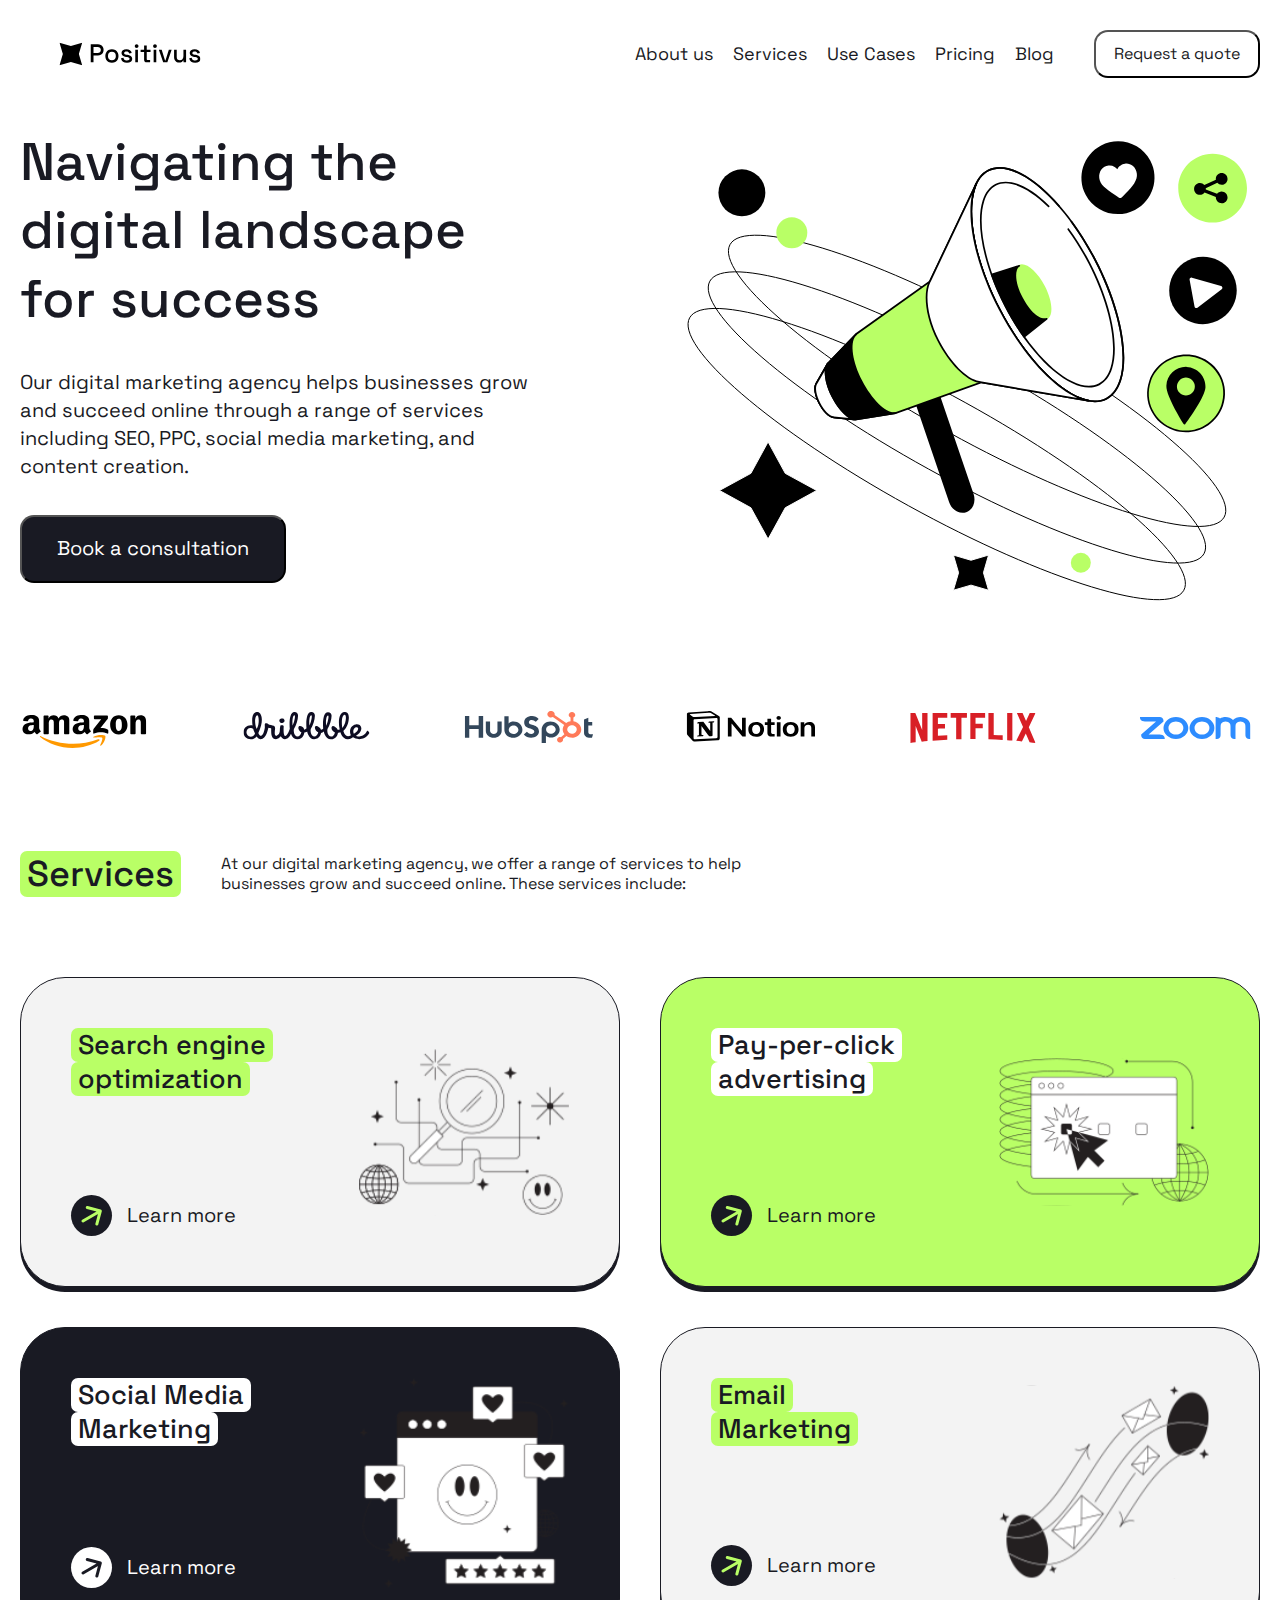
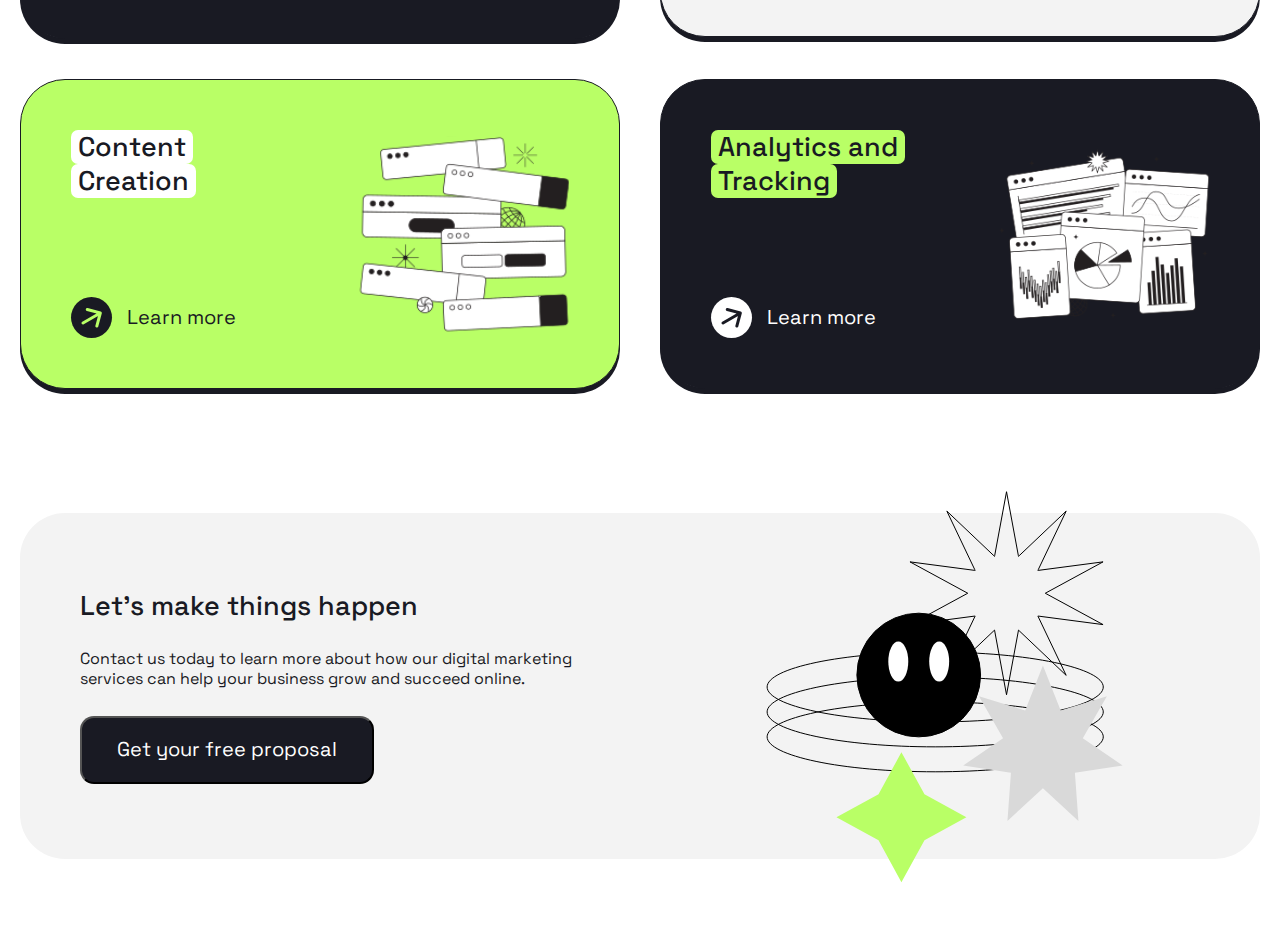
<file: intex.html>
<!doctype html>
<html lang="en">
<head>
  <meta charset="UTF-8">
  <meta name="viewport"
        content="width=device-width, user-scalable=no, initial-scale=1.0, maximum-scale=1.0, minimum-scale=1.0">
  <meta http-equiv="X-UA-Compatible" content="ie=edge">
  <link rel="stylesheet" href="./positivus/styles/styles.css">
  <title>Positivus</title>
</head>
<body>
  <header class="header">
    <div class="header__inner container">
      <a class="header__logo logo" href="#">
        <img
          class="logo__image"
          src="./positivus/images/logo.svg"
          alt="Positivus"
          width="220" height="36" loading="lazy"
        />
      </a>
      <nav class="header__menu hidden-mobile">
        <ul class="header__menu-list">
          <li class="header__menu-item">
            <a class="header__menu-link" href="#">About us</a>
          </li>
          <li class="header__menu-item">
            <a class="header__menu-link" href="#">Services</a>
          </li>
          <li class="header__menu-item">
            <a class="header__menu-link" href="#">Use Cases</a>
          </li>
          <li class="header__menu-item">
            <a class="header__menu-link" href="#">Pricing</a>
          </li>
          <li class="header__menu-item">
            <a class="header__menu-link" href="#">Blog</a>
          </li>
        </ul>
      </nav>
      <button
        class="header__button button button--transparent hidden-mobile"
        type="button"
      >
        Request a quote
      </button>
      <button
        class="header__burger-button burger-button visible-mobile"
        type="button"
        onclick="mobileOverlay.showModal()"
      >
        <span class="visually-hidden">Open navigation menu</span>
      </button>
    </div>
  </header>

  <main class="content">
    <section class="section container">
      <div class="section__body">
        <div class="hero">
          <div class="hero__main">
            <div class="hero__body">
              <h1 class="hero__title">
                Navigating the digital landscape for success
              </h1>
              <div class="hero__description">
                <p>Our digital marketing agency helps businesses grow and succeed online through a range of services including SEO, PPC, social media marketing, and content creation.</p>
              </div>
              <button 
                class="hero__button button"
                type="button"
              >
                Book a consultation
              </button>
            </div>
            <img 
              src="./positivus/images/hero-bg.svg"
              alt="" 
              class="hero__image"
              width="600" height="515" loading="lazy"> 
          </div>
          <div class="hero__partners">
            <h2 class="visually-hidden">Our partners</h2>
            <ul class="hero__partners-list">
              <li class="hero__partners-item">
                <img 
                  src="./positivus/images/amazon.svg"
                  alt="amazon"
                  class="hero__partners-image"
                  width="130" height="48" loading="lazy"
                  >
              
              </li>
              <li class="hero__partners-item">
                <img 
                  src="./positivus/images/dribbble.svg"
                  alt="dribbble"
                  class="hero__partners-image"
                  width="130" height="48" loading="lazy"
                  >
              
              </li>
              <li class="hero__partners-item">
                <img 
                  src="./positivus/images/HubSpot.svg"
                  alt="HubSpot"
                  class="hero__partners-image"
                  width="130" height="48" loading="lazy"
                  >
              
              </li>
              <li class="hero__partners-item">
                <img 
                  src="./positivus/images/Notion.svg"
                  alt="Notion"
                  class="hero__partners-image"
                  width="130" height="48" loading="lazy"
                  >
              
              </li>
              <li class="hero__partners-item">
                <img 
                  src="./positivus/images/NETFLIX.svg"
                  alt="NETFLIX"
                  class="hero__partners-image"
                  width="130" height="48" loading="lazy"
                  >
              
              </li>
              <li class="hero__partners-item">
                <img 
                  src="./positivus/images/zoom.svg"
                  alt="zoom"
                  class="hero__partners-image"
                  width="130" height="48" loading="lazy"
                  >
          
              </li>
            </ul>
          </div>
        </div>
      </div>  
    </section>

    <section class="section container">
      <header class="section__header">
        <h2 class="section__title puddlee-bg">Services</h2>
        <div class="section__description">
          <p>At our digital marketing agency, we offer a range of services to help businesses grow and succeed online. These services include:</p>
        </div>
      </header>
      <div class="section__body">
        <div class="services">
          <ul class="services__list grid grid--2">
            <li class="services__item">
              <article class="service-card">
                <div class="service-card__body">
                  <h3 class="service-card__title">
                    <span class="puddlee-bg">Search engine</span>
                    <span class="puddlee-bg">optimization</span>
                  </h3>
                  <a href="#" class="service-card__link">
                    <span class="service-card__link-icon-wrapper">
                      <svg  width="21" height="20" viewBox="0 0 21 20" fill="none">
                        <path d="M1.25 13.701C0.532561 14.1152 0.286748 15.0326 0.700962 15.75C1.11518 16.4674 2.03256 16.7133 2.75 16.299L1.25 13.701ZM20.7694 5.38823C20.9838 4.58803 20.5089 3.76552 19.7087 3.55111L6.66874 0.0570541C5.86854 -0.157359 5.04603 0.317515 4.83162 1.11771C4.61721 1.91791 5.09208 2.74042 5.89228 2.95483L17.4834 6.06066L14.3776 17.6518C14.1631 18.452 14.638 19.2745 15.4382 19.4889C16.2384 19.7033 17.0609 19.2284 17.2753 18.4282L20.7694 5.38823ZM2.75 16.299L20.0705 6.29904L18.5705 3.70096L1.25 13.701L2.75 16.299Z" fill="#B9FF66"/>
                      </svg>
                    </span>
                    <span class="service-card__link-label">Learn more</span>
                  </a>
                </div>
                <img 
                  src="./positivus/images/services/1.svg"
                  alt=""
                  class="service-card__image"
                  width="210" height="170" loading="lazy"  
                >
              </article>
            </li>
            <li class="services__item">
              <article class="service-card service-card--accent-bg">
                <div class="service-card__body">
                  <h3 class="service-card__title">
                    <span class="puddlee-bg puddlee-bg--light">Pay-per-click</span>
                    <span class="puddlee-bg puddlee-bg--light">advertising</span>
                  </h3>
                  <a href="#" class="service-card__link service-card__link">
                    <span class="service-card__link-icon-wrapper">
                      <svg  width="21" height="20" viewBox="0 0 21 20" fill="none">
                        <path d="M1.25 13.701C0.532561 14.1152 0.286748 15.0326 0.700962 15.75C1.11518 16.4674 2.03256 16.7133 2.75 16.299L1.25 13.701ZM20.7694 5.38823C20.9838 4.58803 20.5089 3.76552 19.7087 3.55111L6.66874 0.0570541C5.86854 -0.157359 5.04603 0.317515 4.83162 1.11771C4.61721 1.91791 5.09208 2.74042 5.89228 2.95483L17.4834 6.06066L14.3776 17.6518C14.1631 18.452 14.638 19.2745 15.4382 19.4889C16.2384 19.7033 17.0609 19.2284 17.2753 18.4282L20.7694 5.38823ZM2.75 16.299L20.0705 6.29904L18.5705 3.70096L1.25 13.701L2.75 16.299Z" fill="#B9FF66"/>
                      </svg>
                    </span>
                    <span class="service-card__link-label">Learn more</span>
                  </a>
                </div>
                <img 
                  src="./positivus/images/services/2.svg"
                  alt=""
                  class="service-card__image"
                  width="210" height="170" loading="lazy"  
                >
              </article>
            </li>
            <li class="services__item">
              <article class="service-card service-card--dark-bg">
                <div class="service-card__body">
                  <h3 class="service-card__title">
                    <span class="puddlee-bg puddlee-bg--light">Social Media</span>
                    <span class="puddlee-bg puddlee-bg--light">Marketing</span>
                  </h3>
                  <a href="#" class="service-card__link service-card__link--light">
                    <span class="service-card__link-icon-wrapper">
                      <svg  width="21" height="20" viewBox="0 0 21 20" fill="none">
                        <path d="M1.25 13.701C0.532561 14.1152 0.286748 15.0326 0.700962 15.75C1.11518 16.4674 2.03256 16.7133 2.75 16.299L1.25 13.701ZM20.7694 5.38823C20.9838 4.58803 20.5089 3.76552 19.7087 3.55111L6.66874 0.0570541C5.86854 -0.157359 5.04603 0.317515 4.83162 1.11771C4.61721 1.91791 5.09208 2.74042 5.89228 2.95483L17.4834 6.06066L14.3776 17.6518C14.1631 18.452 14.638 19.2745 15.4382 19.4889C16.2384 19.7033 17.0609 19.2284 17.2753 18.4282L20.7694 5.38823ZM2.75 16.299L20.0705 6.29904L18.5705 3.70096L1.25 13.701L2.75 16.299Z" fill="#B9FF66"/>
                      </svg>
                    </span>
                    <span class="service-card__link-label">Learn more</span>
                  </a>
                </div>
                <img 
                  src="./positivus/images/services/3.svg"
                  alt=""
                  class="service-card__image"
                  width="210" height="170" loading="lazy"  
                >
              </article>
            </li>
            <li class="services__item">
              <article class="service-card">
                <div class="service-card__body">
                  <h3 class="service-card__title">
                    <span class="puddlee-bg">Email</span>
                    <span class="puddlee-bg">Marketing</span>
                  </h3>
                  <a href="#" class="service-card__link">
                    <span class="service-card__link-icon-wrapper">
                      <svg  width="21" height="20" viewBox="0 0 21 20" fill="none">
                        <path d="M1.25 13.701C0.532561 14.1152 0.286748 15.0326 0.700962 15.75C1.11518 16.4674 2.03256 16.7133 2.75 16.299L1.25 13.701ZM20.7694 5.38823C20.9838 4.58803 20.5089 3.76552 19.7087 3.55111L6.66874 0.0570541C5.86854 -0.157359 5.04603 0.317515 4.83162 1.11771C4.61721 1.91791 5.09208 2.74042 5.89228 2.95483L17.4834 6.06066L14.3776 17.6518C14.1631 18.452 14.638 19.2745 15.4382 19.4889C16.2384 19.7033 17.0609 19.2284 17.2753 18.4282L20.7694 5.38823ZM2.75 16.299L20.0705 6.29904L18.5705 3.70096L1.25 13.701L2.75 16.299Z" fill="#B9FF66"/>
                      </svg>
                    </span>
                    <span class="service-card__link-label">Learn more</span>
                  </a>
                </div>
                <img 
                  src="./positivus/images/services/4.svg"
                  alt=""
                  class="service-card__image"
                  width="210" height="170" loading="lazy"  
                >
              </article>
            </li>
            <li class="services__item">
              <article class="service-card service-card--accent-bg">
                <div class="service-card__body">
                  <h3 class="service-card__title">
                    <span class="puddlee-bg puddlee-bg--light">Content</span>
                    <span class="puddlee-bg puddlee-bg--light">Creation</span>
                  </h3>
                  <a href="#" class="service-card__link">
                    <span class="service-card__link-icon-wrapper">
                      <svg  width="21" height="20" viewBox="0 0 21 20" fill="none">
                        <path d="M1.25 13.701C0.532561 14.1152 0.286748 15.0326 0.700962 15.75C1.11518 16.4674 2.03256 16.7133 2.75 16.299L1.25 13.701ZM20.7694 5.38823C20.9838 4.58803 20.5089 3.76552 19.7087 3.55111L6.66874 0.0570541C5.86854 -0.157359 5.04603 0.317515 4.83162 1.11771C4.61721 1.91791 5.09208 2.74042 5.89228 2.95483L17.4834 6.06066L14.3776 17.6518C14.1631 18.452 14.638 19.2745 15.4382 19.4889C16.2384 19.7033 17.0609 19.2284 17.2753 18.4282L20.7694 5.38823ZM2.75 16.299L20.0705 6.29904L18.5705 3.70096L1.25 13.701L2.75 16.299Z" fill="#B9FF66"/>
                      </svg>
                    </span>
                    <span class="service-card__link-label">Learn more</span>
                  </a>
                </div>
                <img 
                  src="./positivus/images/services/5.svg"
                  alt=""
                  class="service-card__image"
                  width="210" height="170" loading="lazy"  
                >
              </article>
            </li>
            <li class="services__item">
              <article class="service-card service-card--dark-bg">
                <div class="service-card__body">
                  <h3 class="service-card__title">
                    <span class="puddlee-bg">Analytics and</span>
                    <span class="puddlee-bg">Tracking</span>
                  </h3>
                  <a href="#" class="service-card__link service-card__link--light">
                    <span class="service-card__link-icon-wrapper">
                      <svg  width="21" height="20" viewBox="0 0 21 20" fill="none">
                        <path d="M1.25 13.701C0.532561 14.1152 0.286748 15.0326 0.700962 15.75C1.11518 16.4674 2.03256 16.7133 2.75 16.299L1.25 13.701ZM20.7694 5.38823C20.9838 4.58803 20.5089 3.76552 19.7087 3.55111L6.66874 0.0570541C5.86854 -0.157359 5.04603 0.317515 4.83162 1.11771C4.61721 1.91791 5.09208 2.74042 5.89228 2.95483L17.4834 6.06066L14.3776 17.6518C14.1631 18.452 14.638 19.2745 15.4382 19.4889C16.2384 19.7033 17.0609 19.2284 17.2753 18.4282L20.7694 5.38823ZM2.75 16.299L20.0705 6.29904L18.5705 3.70096L1.25 13.701L2.75 16.299Z" fill="#B9FF66"/>
                      </svg>
                    </span>
                    <span class="service-card__link-label">Learn more</span>
                  </a>
                </div>
                <img 
                  src="./positivus/images/services/6.svg"
                  alt=""
                  class="service-card__image"
                  width="210" height="170" loading="lazy"  
                >
              </article>
            </li>
          </ul>
          <div class="services__banner banner">
            <div class="banner__inner">
              <div class="banner__body">
                <h3 class="banner__title">Let’s make things happen</h3>
                <div class="banner__description">
                  <p>Contact us today to learn more about how our digital marketing services can help your business grow and succeed online.</p>
                </div>
                <button 
                  class="banner__button button"
                  type="button"
                >
                  Get your free proposal
                </button>
              </div>
              <img 
                src="./positivus/images/banner-bg.svg" 
                alt="" 
                class="banner__image hidden-mobile"
                width="494" height="394" loading="lazy">
            </div>
          </div>
        </div>
      </div>
    </section>



  </main>



  <dialog class="mobile-overlay visible-mobile" id="mobileOverlay">
    <form class="mobile-overlay__close-button-wrapper" method="dialog">
      <button
        class="mobile-overlay__close-button cross-button"
        type="submit"
      >
        <span class="visually-hidden">Close navigation menu</span>
      </button>
    </form>
    <div class="mobile-overlay__body">
      <ul class="mobile-overlay__list">
        <li class="mobile-overlay__item">
          <a class="mobile-overlay__link" href="#">About us</a>
        </li>
        <li class="mobile-overlay__item">
          <a class="mobile-overlay__link" href="#">Services</a>
        </li>
        <li class="mobile-overlay__item">
          <a class="mobile-overlay__link" href="#">Use Cases</a>
        </li>
        <li class="mobile-overlay__item">
          <a class="mobile-overlay__link" href="#">Pricing</a>
        </li>
        <li class="mobile-overlay__item">
          <a class="mobile-overlay__link" href="#">Blog</a>
        </li>
      </ul>
    </div>
  </dialog>

</body>
</html>
</file>
<file: positivus/styles/styles.css>
@charset "UTF-8";
/**
  Нормализация блочной модели
 */
*,
*::before,
*::after {
  box-sizing: border-box;
}

/**
  Убираем внутренние отступы слева тегам списков,
  у которых есть атрибут class
 */
:where(ul, ol):where([class]) {
  padding-left: 0;
}

/**
  Убираем внешние отступы body и двум другим тегам,
  у которых есть атрибут class
 */
body,
:where(blockquote, figure):where([class]) {
  margin: 0;
}

/**
  Убираем внешние отступы вертикали нужным тегам,
  у которых есть атрибут class
 */
:where(h1,
h2,
h3,
h4,
h5,
h6,
p,
ul,
ol,
dl):where([class]) {
  margin-block: 0;
}

:where(dd[class]) {
  margin-left: 0;
}

:where(fieldset[class]) {
  margin-left: 0;
  padding: 0;
  border: none;
}

/**
  Убираем стандартный маркер маркированному списку,
  у которого есть атрибут class
 */
:where(ul[class]) {
  list-style: none;
}

/**
  Обнуляем вертикальные внешние отступы параграфа,
  объявляем локальную переменную для внешнего отступа вниз,
  чтобы избежать взаимодействие с более сложным селектором
 */
p {
  --paragraphMarginBottom: 24px;
  margin-block: 0;
}

/**
  Внешний отступ вниз для параграфа без атрибута class,
  который расположен не последним среди своих соседних элементов
 */
p:where(:not([class]):not(:last-child)) {
  margin-bottom: var(--paragraphMarginBottom);
}

/**
  Упрощаем работу с изображениями
 */
img {
  display: block;
  max-width: 100%;
}

/**
  Наследуем свойства шрифт для полей ввода
 */
input,
textarea,
select,
button {
  font: inherit;
}

html {
  /**
    Пригодится в большинстве ситуаций
    (когда, например, нужно будет "прижать" футер к низу сайта)
   */
  height: 100%;
  /**
    Плавный скролл
   */
  scroll-behavior: smooth;
}

body {
  /**
    Пригодится в большинстве ситуаций
    (когда, например, нужно будет "прижать" футер к низу сайта)
   */
  min-height: 100%;
  /**
    Унифицированный интерлиньяж
   */
  line-height: 1.5;
}

/**
  Приводим к единому цвету svg-элементы
 */
svg *[fill] {
  fill: currentColor;
}

svg *[stroke] {
  stroke: currentColor;
}

/**
  Чиним баг задержки смены цвета при взаимодействии с svg-элементами
 */
svg * {
  transition-property: fill, stroke;
}

/**
  Удаляем все анимации и переходы для людей,
  которые предпочитают их не использовать
 */
@media (prefers-reduced-motion: reduce) {
  * {
    animation-duration: 0.01ms !important;
    animation-iteration-count: 1 !important;
    transition-duration: 0.01ms !important;
    scroll-behavior: auto !important;
  }
}
@font-face {
  font-family: "Space Grotesk";
  src: url("../fonts/SpaceGrotesk-Regular.woff2") format("woff2");
  font-weight: 400;
  font-style: normal;
  font-display: swap;
}
@font-face {
  font-family: "Space Grotesk";
  src: url("../fonts/SpaceGrotesk-Medium.woff2") format("woff2");
  font-weight: 500;
  font-style: normal;
  font-display: swap;
}
:root {
  --color-dark: #191A23;
  --color-dark-alt: #292A32;
  --color-light: #FFFFFF;
  --color-accent: #B9FF66;
  --color-gray: #F3F3F3;
  --color-gray-alt: #898989;
  --border: 1px solid var(--color-dark);
  --border-radius: 14px;
  --border-radius-small: 7px;
  --border-radius-large: 45px;
  --shadow: 0 5px 0 0 var(--color-dark);
  --font-family-base: "Space Grotesk", sans-serif;
  --container-width: 1240px;
  --container-padding-x: 20px;
  --section-padding-y: 70px;
  --input-height: 59px;
  --button-height: 68px;
  --transition-duration: 0.2s;
}
@media (max-width: 1280px) {
  :root {
    --section-padding-y: 50px;
  }
}
@media (max-width: 767px) {
  :root {
    --section-padding-y: 30px;
  }
}

.container {
  max-width: calc(var(--container-width) + var(--container-padding-x) * 2);
  margin-inline: auto;
  padding-inline: var(--container-padding-x);
}

.visually-hidden {
  position: absolute !important;
  width: 1px !important;
  height: 1px !important;
  margin: -1px !important;
  border: 0 !important;
  padding: 0 !important;
  white-space: nowrap !important;
  -webkit-clip-path: inset(100%) !important;
          clip-path: inset(100%) !important;
  clip: rect(0 0 0 0) !important;
  overflow: hidden !important;
}

@media (max-width: 767px) {
  .hidden-mobile {
    display: none !important;
  }
}

@media (min-width: 768px) {
  .visible-mobile {
    display: none !important;
  }
}

body {
  font-size: clamp(16px, 1.25vw, 18px);
  font-family: var(--font-family-base);
  font-weight: 400;
  line-height: 1.28;
  color: var(--color-dark);
  background-color: var(--color-light);
}

a,
button,
input,
textarea,
svg * {
  transition-duration: var(--transition-duration);
}

a {
  text-decoration: none;
  color: inherit;
}

h1, h2, h3, h4 {
  font-weight: 500;
}

h1, .h1 {
  font-size: clamp(43px, 4.1666666667vw, 60px);
}

h2, .h2 {
  font-size: clamp(36px, 2.7777777778vw, 40px);
}

h3, .h3 {
  font-size: clamp(26px, 2.0833333333vw, 30px);
}

h4, .h4 {
  font-size: clamp(18px, 1.3888888889vw, 20px);
}

.burger-button {
  padding: 0;
  background-color: transparent;
  border: none;
  width: 48px;
  aspect-ratio: 1;
  position: relative;
  border-radius: var(--border-radius-small);
}
@media (hover: hover) {
  .burger-button:hover {
    background-color: var(--color-accent);
  }
}
@media (hover: none) {
  .burger-button:active {
    background-color: var(--color-accent);
  }
}
.burger-button::after {
  position: absolute;
  top: 50%;
  left: 50%;
  translate: -50% -50%;
  content: "";
  width: 50%;
  height: 2px;
  background-color: var(--color-dark);
  border-radius: 5px;
  box-shadow: 0 -8px, 0 8px;
}

.grid {
  --gridColumns: 1;
  display: grid;
  grid-template-columns: repeat(var(--gridColumns), 1fr);
  gap: 40px;
}
@media (max-width: 767px) {
  .grid {
    gap: 30px;
  }
}
.grid--2 {
  --gridColumns: 2;
}
.grid--3 {
  --gridColumns: 3;
}
.grid--4 {
  --gridColumns: 4;
}
.grid--5 {
  --gridColumns: 5;
}
.grid--6 {
  --gridColumns: 6;
}
.grid--7 {
  --gridColumns: 7;
}
.grid--8 {
  --gridColumns: 8;
}
.grid--9 {
  --gridColumns: 9;
}
.grid--10 {
  --gridColumns: 10;
}
.grid--11 {
  --gridColumns: 11;
}
.grid--12 {
  --gridColumns: 12;
}
@media (max-width: 1023px) {
  .grid--2 {
    --gridColumns: 1;
  }
}

.button {
  display: inline-flex;
  justify-content: center;
  align-items: center;
  height: var(--button-height);
  padding-inline: 35px;
  font-size: 20px;
  color: var(--color-light);
  background-color: var(--color-dark);
  border: var(-border);
  border-radius: var(--border-radius);
}
@media (hover: hover) {
  .button:hover {
    color: var(--color-dark);
    background-color: var(--color-accent);
  }
}
@media (hover: none) {
  .button:active {
    color: var(--color-dark);
    background-color: var(--color-accent);
  }
}
.button--transparent {
  color: var(--color-dark);
  background-color: transparent;
}

.header {
  padding-top: 40px;
}
@media (max-width: 1280px) {
  .header {
    padding-top: 30px;
  }
}
@media (max-width: 767px) {
  .header {
    padding-top: 15px;
  }
}
.header__inner {
  display: flex;
  justify-content: space-between;
  align-items: center;
  -moz-column-gap: 40px;
       column-gap: 40px;
}
@media (max-width: 1023px) {
  .header__inner {
    -moz-column-gap: 30px;
         column-gap: 30px;
  }
}
@media (max-width: 1023px) {
  .header__logo {
    max-width: 120px;
  }
}
@media (max-width: 767px) {
  .header__logo {
    max-width: 144px;
  }
}
.header__menu {
  margin-left: auto;
  font-size: 20px;
}
@media (max-width: 1280px) {
  .header__menu {
    font-size: 18px;
  }
}
@media (max-width: 1023px) {
  .header__menu {
    font-size: 16px;
  }
}
.header__menu-list {
  display: flex;
  align-items: center;
  -moz-column-gap: 40px;
       column-gap: 40px;
}
@media (max-width: 1280px) {
  .header__menu-list {
    -moz-column-gap: 20px;
         column-gap: 20px;
  }
}
.header__menu-link {
  position: relative;
  display: inline-flex;
  align-items: center;
  height: 48px;
}
@media (hover: hover) {
  .header__menu-link:hover::after {
    width: 100%;
  }
}
@media (hover: none) {
  .header__menu-link:active::after {
    width: 100%;
  }
}
.header__menu-link::after {
  content: "";
  position: absolute;
  top: 100%;
  left: 50%;
  translate: -50%;
  width: 0;
  height: 2px;
  background-color: currentColor;
  transition-duration: inherit;
}
.header__button {
  height: 48px;
  padding-inline: 18px;
  font-size: 16px;
}

.cross-button {
  padding: 0;
  background-color: transparent;
  border: none;
  width: 48px;
  aspect-ratio: 1;
  position: relative;
  border-radius: var(--border-radius-small);
}
@media (hover: hover) {
  .cross-button:hover {
    background-color: var(--color-accent);
  }
}
@media (hover: none) {
  .cross-button:active {
    background-color: var(--color-accent);
  }
}
.cross-button::before, .cross-button::after {
  content: "";
  position: absolute;
  top: 50%;
  left: 7px;
  width: 70%;
  height: 2px;
  background-color: var(--color-dark);
  border-radius: 5px;
}
.cross-button::before {
  rotate: 45deg;
}
.cross-button::after {
  rotate: -45deg;
}

.mobile-overlay {
  width: 100%;
  height: 100%;
  margin: 0;
  border: none;
  padding: 14px 20px;
}
.mobile-overlay:modal {
  max-width: 100%;
  min-height: 100%;
}
.mobile-overlay__close-button-wrapper {
  display: flex;
  justify-content: end;
}
.mobile-overlay__list {
  display: flex;
  justify-content: center;
  align-items: center;
  flex-direction: column;
  row-gap: 30px;
  min-height: 80vh;
}

.section {
  padding-block: var(--section-padding-y);
}
.section--hidden-x {
  overflow-x: hidden;
}
.section__header {
  display: flex;
  align-items: center;
  -moz-column-gap: 40px;
       column-gap: 40px;
}
@media (max-width: 767px) {
  .section__header {
    flex-direction: column;
    row-gap: 30px;
    text-align: center;
  }
}
.section__header:not(:last-child) {
  margin-bottom: 80px;
}
@media (max-width: 767px) {
  .section__header:not(:last-child) {
    margin-bottom: 40px;
  }
}
.section__description {
  max-width: 580px;
}

.hero {
  display: flex;
  flex-direction: column;
  row-gap: var(--section-padding-y);
}
@media (max-width: 1280px) {
  .hero {
    row-gap: 60px;
  }
}
.hero__main {
  display: flex;
  justify-content: space-between;
  align-items: start;
  -moz-column-gap: 30px;
       column-gap: 30px;
}
@media (max-width: 767px) {
  .hero__main {
    flex-direction: column;
  }
}
.hero__body {
  display: flex;
  flex-direction: column;
  align-items: start;
  row-gap: 35px;
  max-width: 531px;
}
@media (max-width: 767px) {
  .hero__body {
    display: contents;
  }
}
@media (max-width: 767px) {
  .hero__title {
    order: -2;
    margin-bottom: 10px;
  }
}
.hero__description {
  font-size: 20px;
  line-height: 1.4;
}
@media (max-width: 767px) {
  .hero__description {
    margin-bottom: 40px;
  }
}
@media (max-width: 767px) {
  .hero__button {
    width: 100%;
    max-width: 390px;
    margin-inline: auto;
  }
}
.hero__partners-list {
  display: flex;
  justify-content: space-between;
  -moz-column-gap: 37px;
       column-gap: 37px;
}
@media (max-width: 1023px) {
  .hero__partners-list {
    display: grid;
    grid-template-columns: repeat(3, 1fr);
    row-gap: 20px;
  }
}
@media (max-width: 1023px) {
  .hero__partners-item {
    display: flex;
    justify-content: center;
  }
}
@media (max-width: 1023px) {
  .hero__image {
    min-width: 40%;
    height: auto;
  }
}
@media (max-width: 767px) {
  .hero__image {
    order: -1;
    width: 100%;
    max-width: 100%;
    margin-bottom: 20px;
  }
}

.puddlee-bg {
  padding-inline: 7px;
  background-color: var(--color-accent);
  border-radius: var(--border-radius-small);
  width: -moz-fit-content;
  width: fit-content;
}
.puddlee-bg--light {
  background-color: var(--color-light);
}

.services__list:not(:last-child) {
  margin-bottom: 100px;
}
@media (max-width: 767px) {
  .services__list:not(:last-child) {
    margin-bottom: 70px;
  }
}

.service-card {
  display: flex;
  justify-content: space-between;
  -moz-column-gap: 30px;
       column-gap: 30px;
  min-height: 310px;
  padding: 50px;
  background-color: var(--color-gray);
  border: var(--border);
  border-radius: var(--border-radius-large);
  box-shadow: var(--shadow);
}
@media (max-width: 767px) {
  .service-card {
    display: grid;
    grid-template-columns: auto auto;
    row-gap: 27px;
  }
}
.service-card--accent-bg {
  background-color: var(--color-accent);
}
.service-card--dark-bg {
  background-color: var(--color-dark);
}
.service-card__body {
  display: flex;
  flex-direction: column;
  justify-content: space-between;
  row-gap: 30px;
}
@media (max-width: 767px) {
  .service-card__body {
    display: contents;
  }
}
.service-card__image {
  align-self: center;
}
@media (max-width: 1280px) {
  .service-card__image {
    max-width: 50%;
    height: auto;
  }
}
@media (max-width: 767px) {
  .service-card__image {
    max-width: 165px;
  }
}
.service-card__title {
  display: flex;
  flex-direction: column;
  justify-content: start;
}
@media (max-width: 767px) {
  .service-card__title {
    grid-column: -1/1;
  }
}
.service-card__link {
  --serviceCardLinkIconColor: var(--color-accent);
  display: inline-flex;
  align-items: center;
  -moz-column-gap: 15px;
       column-gap: 15px;
  font-size: 20px;
}
@media (hover: hover) {
  .service-card__link:hover {
    opacity: 0.7;
  }
}
@media (hover: none) {
  .service-card__link:active {
    opacity: 0.7;
  }
}
@media (max-width: 767px) {
  .service-card__link {
    align-self: end;
  }
}
.service-card__link--light {
  --serviceCardLinkIconColor: var(--color-dark);
  color: var(--color-light);
}
.service-card__link-icon-wrapper {
  display: flex;
  justify-content: center;
  align-items: center;
  width: 41px;
  aspect-ratio: 1;
  background-color: currentColor;
  border-radius: 50%;
}
.service-card__link-icon-wrapper svg {
  color: var(--serviceCardLinkIconColor);
}
@media (max-width: 767px) {
  .service-card__link-label {
    position: absolute !important;
    width: 1px !important;
    height: 1px !important;
    margin: -1px !important;
    border: 0 !important;
    padding: 0 !important;
    white-space: nowrap !important;
    -webkit-clip-path: inset(100%) !important;
            clip-path: inset(100%) !important;
    clip: rect(0 0 0 0) !important;
    overflow: hidden !important;
  }
}

.banner {
  --bannerImageOffsetY: 24px;
  padding-block: var(--bannerImageOffsetY);
}
@media (max-width: 1023px) {
  .banner {
    --bannerImageOffsetY: 0;
  }
}
.banner__inner {
  display: flex;
  justify-content: space-between;
  align-items: center;
  background-color: var(--color-gray);
  border-radius: var(--border-radius-large);
}
.banner__body {
  display: flex;
  flex-direction: column;
  align-items: start;
  row-gap: 26px;
  padding: 60px;
}
@media (max-width: 1023px) {
  .banner__body {
    padding: 50px;
  }
}
@media (max-width: 767px) {
  .banner__body {
    row-gap: 20px;
  }
}
.banner__image {
  margin-block: calc(var(--bannerImageOffsetY) * -1);
}
@media (max-width: 767px) {
  .banner__image {
    max-width: 40%;
    height: auto;
  }
}
.banner__description {
  max-width: 500px;
}/*# sourceMappingURL=styles.css.map */
</file>
